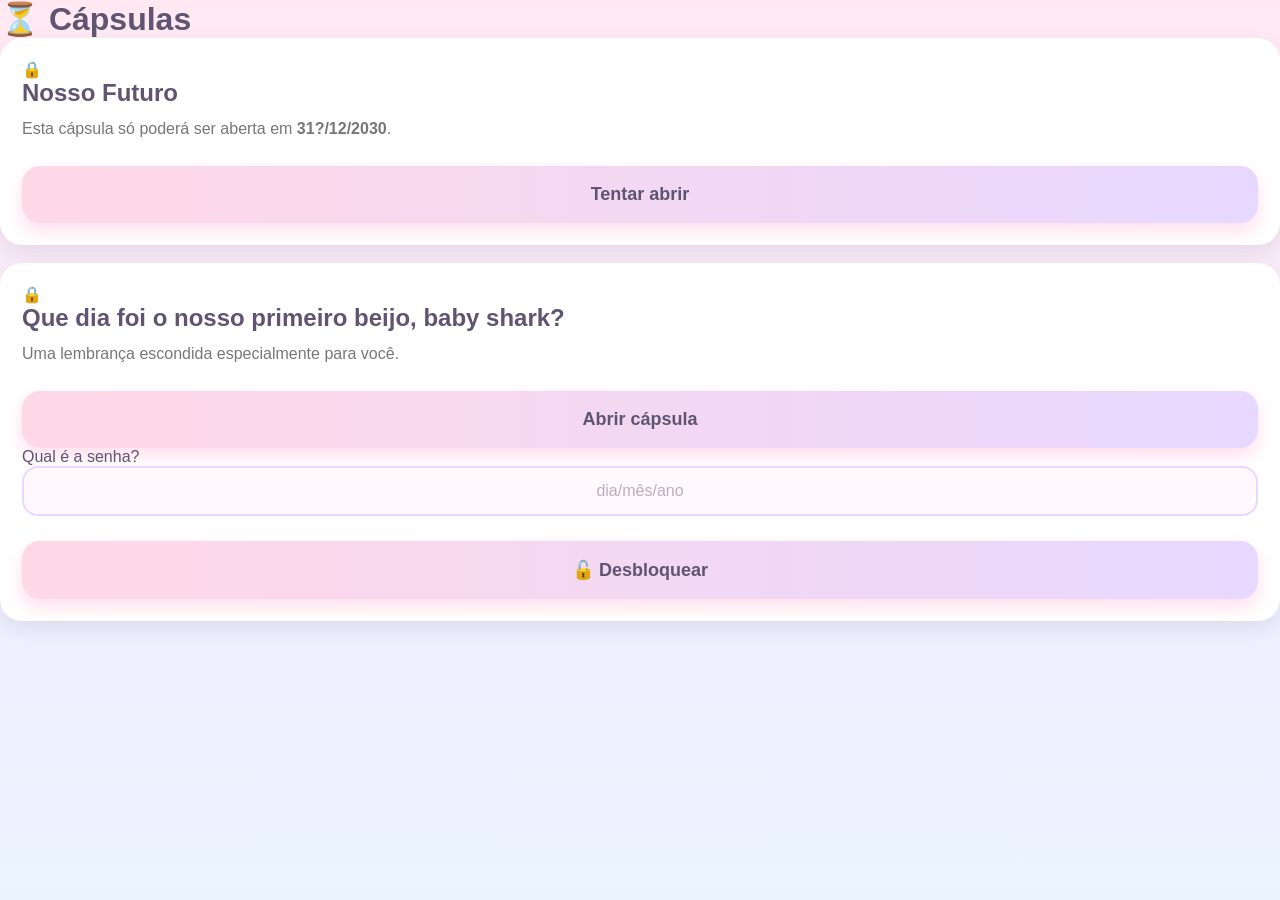
<file: pages - Copia/capsulas.html>
<!DOCTYPE html>
<html lang="pt-BR">

<head>

    <meta charset="UTF-8">

    <meta name="viewport"
          content="width=device-width, initial-scale=1.0">

    <title>Cápsulas</title>

    <link rel="stylesheet" href="../style.css">

</head>

<body>

    <div class="pagina-capsulas">

        <h1>⏳ Cápsulas</h1>

        <div id="listaCapsulas"></div>

    </div>

    <script src="../js/capsulas.js"></script>

</body>

</html>
</file>
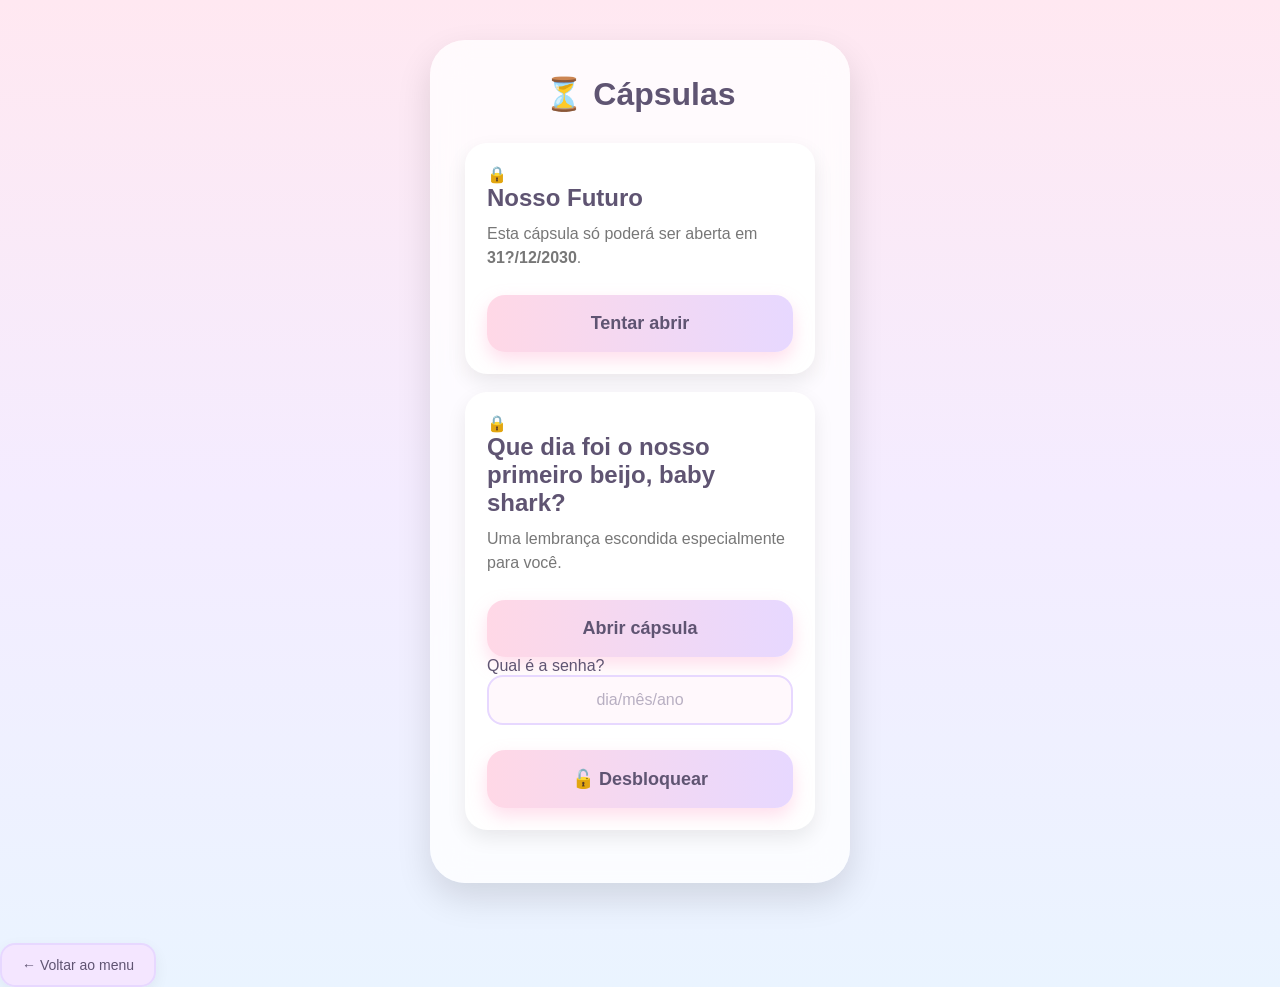
<file: pages/capsulas.html>
<!DOCTYPE html>

<html lang="pt-br">

<head>

    <meta charset="UTF-8">

    <title>Cápsulas</title>

    <link rel="stylesheet" href="../style.css">

</head>

<body>

<div class="capsulas">

    <h1>
        ⏳ Cápsulas
    </h1>

    <div id="listaCapsulas">
    </div>

</div>


<!-- MODAL DA CÁPSULA -->

<div id="modalCapsula" class="modal">

    <div class="modal-card">

        <div class="icone-modal">
            🔓
        </div>

        <h2 id="modalCapsulaTitulo">
            Cápsula desbloqueada!
        </h2>

        <p id="modalCapsulaTexto"></p>

        <button onclick="fecharModalCapsula()">
            Fechar 
        </button>

    </div>

</div>


<script src="../js/capsulas.js"></script>


<button class="botao-voltar" onclick="window.location.href='menu.html'">
    ← Voltar ao menu
</button>

</body>

</html>
</file>
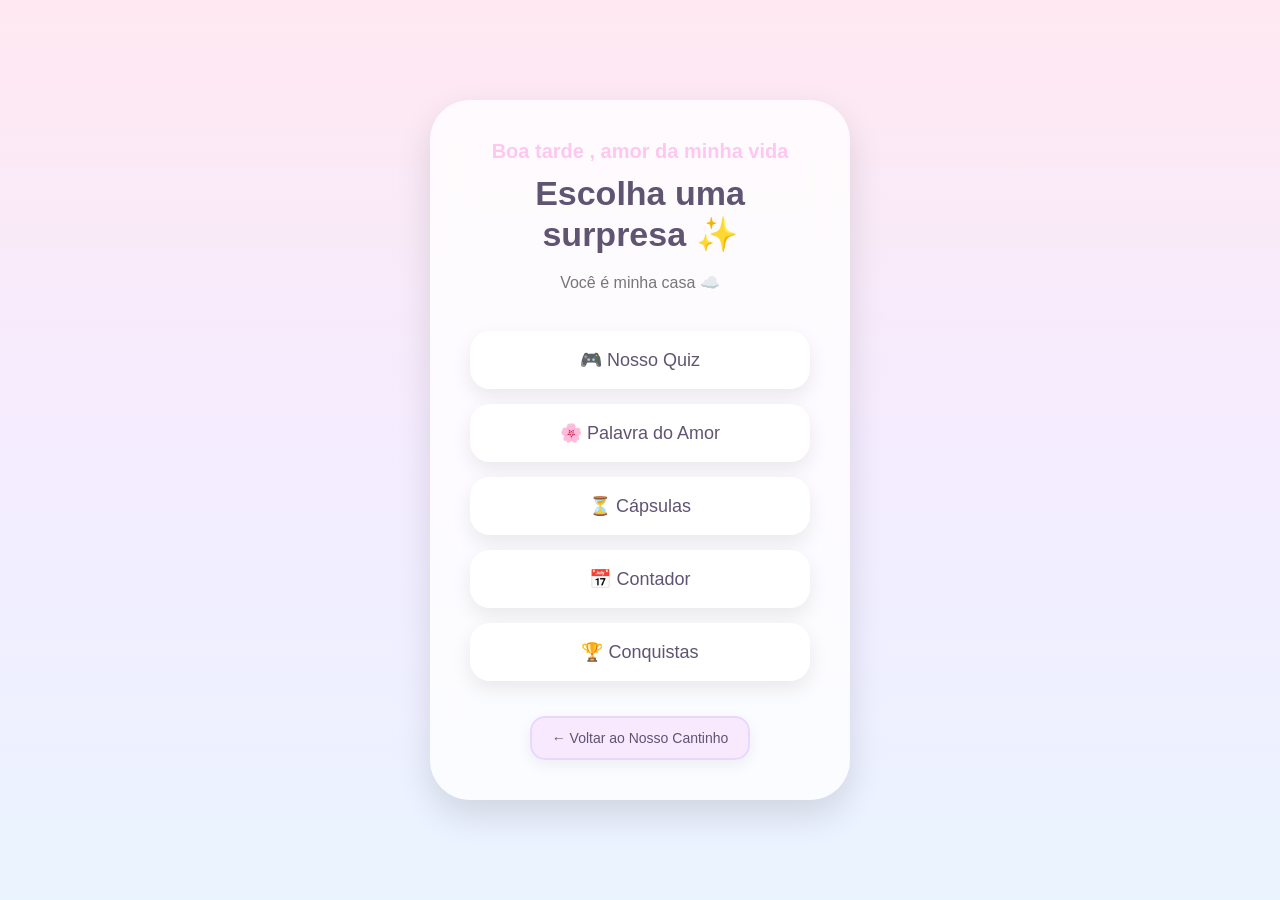
<file: pages/menu.html>
<!DOCTYPE html>
<html lang="pt-BR">

<head>

    <meta charset="UTF-8">

    <meta name="viewport"
          content="width=device-width, initial-scale=1.0">

    <title>Nosso Cantinho</title>

    <!-- CSS -->
    <link rel="stylesheet" href="../style.css">

</head>

<body>

<div class="background">

    <div class="menu-card">

        <h2 id="saudacao"></h2>

        <h1 id="titulo">

            Escolha uma surpresa ✨

        </h1>

        <p id="frase"></p>


            <div class="opcao" onclick="abrirModal('🎮 Nosso Quiz ˙⋆✮', 'Calma hihi... essa parte ainda está sendo preparada com muito carinho. <br><br>Em breve você poderá explorar esse cantinho também!')">
    🎮 Nosso Quiz
</div>

<div class="opcao" onclick="abrirModal('🌸 Palavra do Amor 𓍯𓂃', 'Calma hihi... essa parte ainda está sendo preparada com muito carinho. <br><br>Em breve você poderá explorar esse cantinho também!')">
    🌸 Palavra do Amor
</div>

<div class="opcao" onclick="abrirPagina('capsulas')">
    ⏳ Cápsulas
</div>

<div class="opcao" onclick="abrirModal('📅 Contador ᶻ 𝗓 𐰁', 'Calma hihi... essa parte ainda está sendo preparada com muito carinho. <br><br>Em breve você poderá explorar esse cantinho também!')">
    📅 Contador
</div>

<div class="opcao" onclick="abrirModal('🏆 Conquistas 🕷', 'Calma hihi... essa parte ainda está sendo preparada com muito carinho. <br><br>Em breve você poderá explorar esse cantinho também! talvez em 2040')">
    🏆 Conquistas
</div>
<!-- Popup -->

<div id="segredo" class="popup">

    <div class="popup-card">

        <h2>🌸 Segredo encontrado!</h2>

        <p>

            Você encontrou!! hehe são 16 cliques porque vc tem 16 aninhos
            que esperta vc é, amor parabéns!!

            Eu adoro isso em você mwah ◡̎
        </p>

        <button id="fechar">

            Fechar

        </button>

    </div>

</div>

<!-- Modal -->

<div id="modal" class="modal">

    <div class="modal-card">

        <div id="modalEmoji">

            🌸

        </div>

        <h2 id="modalTitulo"></h2>

        <p id="modalTexto"></p>

        <button onclick="fecharModal()">

            Continuar

        </button>

    </div>

</div>

<!-- Scripts -->

<script src="../script.js"></script>


<button class="botao-voltar" onclick="window.location.href='../index.html'">
    ← Voltar ao Nosso Cantinho
</button>

</body>

</html>
</file>
<file: style.css>
/* ========================================
   PALETA
======================================== */

:root {

    --rosa: #FFD8E6;
    --rosa2: #FFC7DD;

    --lilas: #E7D8FF;
    --roxo: #CFA8FF;

    --verde: #DFF7E3;
    --azul: #98c1fc;

    --branco: #FFFFFF;

    --texto: #5F5472;

    --sombra: 0 15px 35px rgba(0, 0, 0, 0.12);
}


/* ========================================
   RESET
======================================== */

* {

    margin: 0;
    padding: 0;

    box-sizing: border-box;
}


/* ========================================
   BODY
======================================== */

body {

    font-family: 'Poppins', Arial, sans-serif;

    min-height: 100vh;

    background: linear-gradient(
        180deg,
        #FFE8F1,
        #F4ECFF,
        #EAF4FF
    );

    color: var(--texto);

}


/* ========================================
   TELA INICIAL
======================================== */

.background {

    width: 100%;
    min-height: 100vh;

    display: flex;

    justify-content: center;
    align-items: center;

    padding: 30px;

}


.card {

    width: 420px;
    max-width: 100%;

    background: rgba(255, 255, 255, 0.78);

    backdrop-filter: blur(18px);

    border-radius: 40px;

    padding: 40px;

    text-align: center;

    box-shadow: var(--sombra);

}


.card h1 {

    font-size: 52px;

    color: var(--texto);

    line-height: 1.1;

    margin-bottom: 15px;

}


.card p {

    color: #777;

    line-height: 1.8;

    font-size: 18px;

}


.stars {

    color: #D68AB0;

    font-size: 25px;

    margin-bottom: 15px;

}


.kitty {

    margin: 30px 0;

}


.kitty img {

    width: 220px;

    max-width: 100%;

    transition: 0.4s;

}


.kitty img:hover {

    transform: translateY(-5px) scale(1.03);

}


/* ========================================
   MENU
======================================== */

.menu-card {

    width: 420px;
    max-width: 100%;

    background: rgba(255, 255, 255, 0.78);

    backdrop-filter: blur(18px);

    border-radius: 40px;

    padding: 40px;

    text-align: center;

    box-shadow: var(--sombra);

}


#saudacao {

    color: #fdc7f1;

    margin-bottom: 10px;

    font-size: 20px;
    font-style: var(--sombra);

}


#titulo {

    color: var(--texto);

    font-size: 34px;

    line-height: 1.2;

    margin-bottom: 15px;

}


#frase {

    color: #777;

    margin-bottom: 35px;

    line-height: 1.6;

}


/* ========================================
   OPÇÕES DO MENU
======================================== */

.opcao {

    background: white;

    border-radius: 20px;

    padding: 18px;

    margin-bottom: 15px;

    cursor: pointer;

    transition: 0.25s;

    font-size: 18px;

    box-shadow: 0 8px 20px rgba(0, 0, 0, 0.08);

}


.opcao:hover {

    transform: translateY(-3px);

    box-shadow: 0 12px 25px rgba(200, 150, 200, 0.20);

    background: #FFF8FB;

}


/* ========================================
   BOTÕES
======================================== */

button {

    width: 100%;

    padding: 18px;

    margin-top: 25px;

    border: none;

    border-radius: 18px;

    cursor: pointer;

    font-family: inherit;

    font-size: 18px;

    font-weight: 600;

    color: var(--texto);

    background: linear-gradient(
        90deg,
        var(--rosa),
        var(--lilas)
    );

    transition: 0.3s;

    box-shadow: 0 8px 18px rgba(255, 160, 200, 0.35);

}


button:hover {

    transform: translateY(-3px) scale(1.02);

    box-shadow: 0 12px 25px rgba(255, 160, 200, 0.45);

}


/* ========================================
   MODAIS
======================================== */

.modal {

    position: fixed;

    inset: 0;

    display: none;

    justify-content: center;

    align-items: center;

    background: rgba(80, 60, 90, 0.25);

    backdrop-filter: blur(6px);

    z-index: 999;

}


.modal-card {

    width: 340px;
    max-width: 90%;

    background: white;

    border-radius: 30px;

    padding: 30px;

    text-align: center;

    box-shadow: var(--sombra);

    animation: subir 0.35s;

}


/* ========================================
   POPUP DE SEGREDO
======================================== */

.popup {

    position: fixed;

    inset: 0;

    display: none;

    justify-content: center;

    align-items: center;

    background: rgba(80, 60, 90, 0.25);

    backdrop-filter: blur(6px);

    z-index: 1000;

}


.popup-card {

    width: 340px;
    max-width: 90%;

    background: white;

    border-radius: 30px;

    padding: 30px;

    text-align: center;

    box-shadow: var(--sombra);

}


/* ========================================
   CÁPSULAS
======================================== */

.capsulas {

    width: 420px;

    max-width: calc(100% - 40px);

    margin: 40px auto;

    padding: 35px;

    background: rgba(255, 255, 255, 0.78);

    backdrop-filter: blur(18px);

    border-radius: 35px;

    box-shadow: var(--sombra);

}


.capsulas h1 {

    text-align: center;

    margin-bottom: 30px;

}


.capsula {

    background: white;

    border-radius: 22px;

    padding: 22px;

    margin-bottom: 18px;

    box-shadow: 0 8px 20px rgba(0, 0, 0, 0.08);

    transition: 0.3s;

}


.capsula:hover {

    transform: translateY(-4px);

    box-shadow: 0 12px 25px rgba(200, 150, 200, 0.20);

}


.capsula h2 {

    margin-bottom: 10px;

}


.capsula p {

    color: #777;

    line-height: 1.5;

}

.campo-chave {

    width: 100%;

    padding: 14px 16px;

    border: 2px solid #E7D8FF;

    border-radius: 16px;

    background: #FFF8FC;

    color: #5F5472;

    font-family: 'Poppins', sans-serif;

    font-size: 16px;

    text-align: center;

    outline: none;

    transition: 0.25s;

}
.campo-chave::placeholder {

    color: #B8AFC2;

    opacity: 1;
    border-radius: 1;
}


.botao-voltar {

    width: auto;

    padding: 12px 20px;

    margin-top: 20px;

    border: 2px solid var(--lilas);

    border-radius: 15px;

    background: rgba(247, 226, 255, 0.75);

    color: var(--texto);

    font-family: 'Poppins', sans-serif;

    font-size: 14px;

    font-weight: 500;

    cursor: pointer;

    box-shadow: 0 5px 15px rgba(0, 0, 0, 0.06);

    transition: 0.25s;
}


.botao-voltar:hover {

    transform: translateY(-2px);

    background: var(--lilas);

    box-shadow: 0 8px 18px rgba(0, 0, 0, 0.10);

}
/* ========================================
   ANIMAÇÃO
======================================== */

@keyframes subir {

    from {

        opacity: 0;

        transform: translateY(25px);

    }

    to {

        opacity: 1;

        transform: translateY(0);

    }

}

.icone-modal {

    font-size: 45px;

    margin-bottom: 10px;

}

#modalCapsulaTitulo {

    color: var(--texto);

    margin-bottom: 15px;

}

#modalCapsulaTexto {

    color: #777;

    line-height: 1.8;

    white-space: normal;

}
</file>
